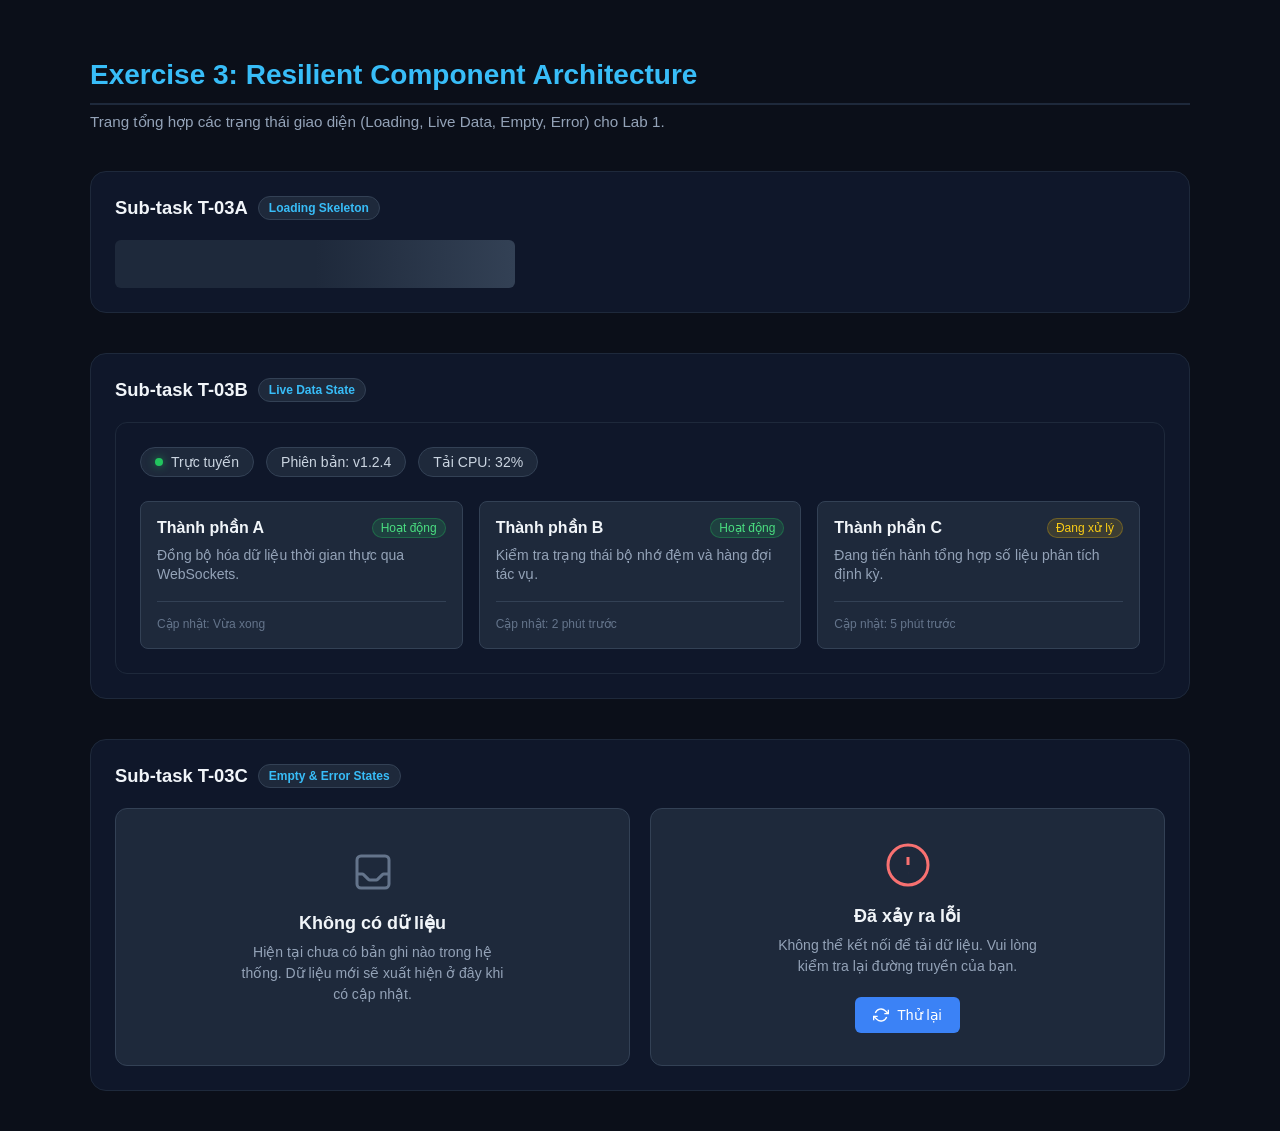
<file: Exercise-3/index.html>
<!DOCTYPE html>
<html lang="vi">
<head>
    <meta charset="UTF-8">
    <meta name="viewport" content="width=device-width, initial-scale=1.0">
    <title>Exercise 3: Resilient Component Architecture</title>
    
    <!-- Nhúng các file CSS của từng Sub-task -->
    <link rel="stylesheet" href="skeleton.css">
    <link rel="stylesheet" href="live-data.css">
    <link rel="stylesheet" href="states.css">
    
    <style>
        /* CSS tổng thể cho trang Portfolio / Lab Exercise */
        body {
            background-color: #0b0f19;
            color: #f8fafc;
            font-family: 'Segoe UI', Tahoma, Geneva, Verdana, sans-serif;
            margin: 0;
            padding: 40px 20px;
        }

        .container {
            max-width: 1100px;
            margin: 0 auto;
            display: flex;
            flex-direction: column;
            gap: 40px;
        }

        header h1 {
            font-size: 1.75rem;
            color: #38bdf8;
            border-bottom: 2px solid #1e293b;
            padding-bottom: 12px;
            margin-bottom: 8px;
        }

        header p {
            color: #94a3b8;
            margin: 0;
            font-size: 0.95rem;
        }

        .section-card {
            background-color: #0f172a;
            border: 1px solid #1e293b;
            border-radius: 16px;
            padding: 24px;
        }

        .section-title {
            font-size: 1.15rem;
            font-weight: 600;
            color: #f1f5f9;
            margin-top: 0;
            margin-bottom: 20px;
            display: flex;
            align-items: center;
            gap: 10px;
        }

        .section-title span {
            font-size: 0.75rem;
            background-color: #1e293b;
            color: #38bdf8;
            padding: 4px 10px;
            border-radius: 20px;
            border: 1px solid #334155;
        }
    </style>
</head>
<body>

    <div class="container">
        <!-- Tiêu đề chung -->
        <header>
            <h1>Exercise 3: Resilient Component Architecture</h1>
            <p>Trang tổng hợp các trạng thái giao diện (Loading, Live Data, Empty, Error) cho Lab 1.</p>
        </header>

        <!-- SUB-TASK T-03A: Loading Skeleton -->
        <section class="section-card">
            <h2 class="section-title">Sub-task T-03A <span>Loading Skeleton</span></h2>
            <div class="skeleton-item" style="max-width: 400px;"></div>
        </section>

        <!-- SUB-TASK T-03B: Live Data State -->
        <section class="section-card">
            <h2 class="section-title">Sub-task T-03B <span>Live Data State</span></h2>
            
            <div class="live-data-container">
              <!-- Metadata Badges (Flexbox) -->
              <div class="metadata-badges">
                <span class="badge badge-status">
                  <span class="dot"></span> Trực tuyến
                </span>
                <span class="badge badge-info">Phiên bản: v1.2.4</span>
                <span class="badge badge-metric">Tải CPU: 32%</span>
              </div>

              <!-- Live Data Grid List -->
              <div class="data-grid">
                <div class="data-card">
                  <div class="card-header">
                    <h4>Thành phần A</h4>
                    <span class="status-pill active">Hoạt động</span>
                  </div>
                  <p class="card-desc">Đồng bộ hóa dữ liệu thời gian thực qua WebSockets.</p>
                  <div class="card-footer">
                    <span class="timestamp">Cập nhật: Vừa xong</span>
                  </div>
                </div>

                <div class="data-card">
                  <div class="card-header">
                    <h4>Thành phần B</h4>
                    <span class="status-pill active">Hoạt động</span>
                  </div>
                  <p class="card-desc">Kiểm tra trạng thái bộ nhớ đệm và hàng đợi tác vụ.</p>
                  <div class="card-footer">
                    <span class="timestamp">Cập nhật: 2 phút trước</span>
                  </div>
                </div>

                <div class="data-card">
                  <div class="card-header">
                    <h4>Thành phần C</h4>
                    <span class="status-pill warning">Đang xử lý</span>
                  </div>
                  <p class="card-desc">Đang tiến hành tổng hợp số liệu phân tích định kỳ.</p>
                  <div class="card-footer">
                    <span class="timestamp">Cập nhật: 5 phút trước</span>
                  </div>
                </div>
              </div>
            </div>
        </section>

        <!-- SUB-TASK T-03C: Empty & Error States -->
        <section class="section-card">
            <h2 class="section-title">Sub-task T-03C <span>Empty & Error States</span></h2>
            
            <div class="states-container" style="padding: 0; background: transparent;">
              <!-- 1. Empty State -->
              <div class="state-card empty-state">
                <div class="state-icon" aria-hidden="true">
                  <svg width="48" height="48" viewBox="0 0 24 24" fill="none" stroke="currentColor" stroke-width="1.5">
                    <path d="M20 13V6a2 2 0 0 0-2-2H6a2 2 0 0 0-2 2v7m16 0v5a2 2 0 0 1-2 2H6a2 2 0 0 1-2-2v-5m16 0h-2.586a1 1 0 0 0-.707.293l-2.414 2.414a1 1 0 0 1-.707.293h-3.172a1 1 0 0 1-.707-.293l-2.414-2.414A1 1 0 0 0 6.586 13H4"></path>
                  </svg>
                </div>
                <h3>Không có dữ liệu</h3>
                <p>Hiện tại chưa có bản ghi nào trong hệ thống. Dữ liệu mới sẽ xuất hiện ở đây khi có cập nhật.</p>
              </div>

              <!-- 2. Error State -->
              <div class="state-card error-state" role="alert" aria-live="polite">
                <div class="state-icon error" aria-hidden="true">
                  <svg width="48" height="48" viewBox="0 0 24 24" fill="none" stroke="currentColor" stroke-width="1.5">
                    <circle cx="12" cy="12" r="10"></circle>
                    <line x1="12" y1="8" x2="12" y2="12"></line>
                    <line x1="12" y1="16" x2="12.01" y2="16"></line>
                  </svg>
                </div>
                <h3>Đã xảy ra lỗi</h3>
                <p>Không thể kết nối để tải dữ liệu. Vui lòng kiểm tra lại đường truyền của bạn.</p>
                <!-- Accessible Retry Trigger -->
                <button type="button" class="retry-btn" aria-label="Thử lại kết nối tải dữ liệu">
                  <svg width="16" height="16" viewBox="0 0 24 24" fill="none" stroke="currentColor" stroke-width="2">
                    <path d="M23 4v6h-6"></path>
                    <path d="M1 20v-6h6"></path>
                    <path d="M3.51 9a9 9 0 0 1 14.85-3.36L23 10M1 14l4.64 4.36A9 9 0 0 0 20.49 15"></path>
                  </svg>
                  Thử lại
                </button>
              </div>
            </div>
        </section>
    </div>

</body>
</html>
</file>
<file: Exercise-3/skeleton.css>
/* ==========================================================================
   T-03A: LOADING SKELETON
   git commit -m "feat(css): skeleton"
   ========================================================================== */

/* Container: chỉ hiển thị khi data-state="loading" (xem quy tắc ở mục 5
   của TASK_DECOMPOSITION.md — JS chỉ đổi data-state, CSS quyết định hiển thị) */
.data-list[data-state="loading"] .state-success,
.data-list[data-state="loading"] .state-empty,
.data-list[data-state="loading"] .state-error {
  display: none;
}

.data-list:not([data-state="loading"]) .state-loading {
  display: none;
}

.state-loading {
  display: flex;
  flex-direction: column;
  gap: 12px;
}

/* Mỗi khối skeleton mô phỏng 1 dòng dữ liệu sẽ xuất hiện sau này.
   Cố định height 48px để khi chuyển sang state "success" (dữ liệu thật),
   không xảy ra layout shift (CLS = 0). */
.skeleton-item {
  height: 48px;
  border-radius: 6px;

  /* Gradient 3 điểm dừng màu, dùng cho hiệu ứng ánh sáng chạy ngang */
  background: linear-gradient(90deg, #1e293b 25%, #334155 50%, #1e293b 75%);

  /* Kích thước nền rộng gấp đôi khối, để có chỗ cho animation "trượt" */
  background-size: 200% 100%;

  animation: shimmer 1.5s infinite;
}

/* Chuyển động: từ vị trí nền 200% 0 (dải sáng ở bên phải, ngoài khung nhìn)
   trượt sang -200% 0 (dải sáng ra khỏi bên trái) -> tạo cảm giác ánh sáng
   quét liên tục qua khối, báo hiệu "đang tải". */
@keyframes shimmer {
  0% {
    background-position: 200% 0;
  }
  100% {
    background-position: -200% 0;
  }
}

/* Người dùng bật "giảm chuyển động" trong hệ điều hành -> tắt animation,
   giữ nguyên trạng thái tĩnh thay vì ép chạy hiệu ứng. */
@media (prefers-reduced-motion: reduce) {
  .skeleton-item {
    animation: none;
    background: #1e293b;
  }
}
</file>
<file: Exercise-3/live-data.css>
/* Container tổng */
.live-data-container {
  font-family: 'Segoe UI', Tahoma, Geneva, Verdana, sans-serif;
  color: #f8fafc;
  background-color: #0f172a;
  padding: 24px;
  border-radius: 12px;
  border: 1px solid #1e293b;
}

/* Metadata Badges sử dụng Flexbox */
.metadata-badges {
  display: flex;
  flex-wrap: wrap;
  gap: 12px;
  margin-bottom: 24px;
}

.badge {
  display: inline-flex;
  align-items: center;
  gap: 8px;
  padding: 6px 14px;
  font-size: 0.875rem;
  font-weight: 500;
  border-radius: 20px;
  background-color: #1e293b;
  border: 1px solid #334155;
  color: #cbd5e1;
}

.badge-status .dot {
  width: 8px;
  height: 8px;
  background-color: #22c55e;
  border-radius: 50%;
  box-shadow: 0 0 8px rgba(34, 197, 94, 0.6);
}

/* Grid List cho danh sách item */
.data-grid {
  display: grid;
  grid-template-columns: repeat(auto-fill, minmax(280px, 1fr));
  gap: 16px;
}

.data-card {
  background-color: #1e293b;
  border: 1px solid #334155;
  border-radius: 8px;
  padding: 16px;
  transition: transform 0.2s ease, border-color 0.2s ease;
}

.data-card:hover {
  transform: translateY(-2px);
  border-color: #475569;
}

.card-header {
  display: flex;
  justify-content: space-between;
  align-items: center;
  margin-bottom: 8px;
}

.card-header h4 {
  margin: 0;
  font-size: 1rem;
  font-weight: 600;
  color: #f1f5f9;
}

.status-pill {
  font-size: 0.75rem;
  padding: 2px 8px;
  border-radius: 12px;
  font-weight: 500;
}

.status-pill.active {
  background-color: rgba(34, 197, 94, 0.15);
  color: #4ade80;
  border: 1px solid rgba(34, 197, 94, 0.3);
}

.status-pill.warning {
  background-color: rgba(234, 179, 8, 0.15);
  color: #facc15;
  border: 1px solid rgba(234, 179, 8, 0.3);
}

.card-desc {
  font-size: 0.875rem;
  color: #94a3b8;
  margin: 0 0 16px 0;
  line-height: 1.4;
}

.card-footer {
  border-top: 1px solid #334155;
  padding-top: 12px;
}

.timestamp {
  font-size: 0.75rem;
  color: #64748b;
}
</file>
<file: Exercise-3/states.css>
/* Container tổng cho các trạng thái */
.states-container {
  font-family: 'Segoe UI', Tahoma, Geneva, Verdana, sans-serif;
  display: grid;
  grid-template-columns: repeat(auto-fit, minmax(280px, 1fr));
  gap: 20px;
  padding: 24px;
  background-color: #0f172a;
  color: #f8fafc;
}

/* Khung trạng thái chung */
.state-card {
  background-color: #1e293b;
  border: 1px solid #334155;
  border-radius: 12px;
  padding: 32px 24px;
  text-align: center;
  display: flex;
  flex-direction: column;
  align-items: center;
  justify-content: center;
}

/* Icon minh họa */
.state-icon {
  color: #64748b;
  margin-bottom: 16px;
  display: flex;
  align-items: center;
  justify-content: center;
}

.state-icon.error {
  color: #f87171;
}

/* Tiêu đề và mô tả */
.state-card h3 {
  margin: 0 0 8px 0;
  font-size: 1.125rem;
  font-weight: 600;
  color: #f1f5f9;
}

.state-card p {
  margin: 0 0 20px 0;
  font-size: 0.875rem;
  color: #94a3b8;
  line-height: 1.5;
  max-width: 280px;
}

/* Nút Retry (Accessible Trigger) */
.retry-btn {
  display: inline-flex;
  align-items: center;
  gap: 8px;
  background-color: #3b82f6;
  color: #ffffff;
  border: none;
  border-radius: 6px;
  padding: 10px 18px;
  font-size: 0.875rem;
  font-weight: 500;
  cursor: pointer;
  transition: background-color 0.2s ease, transform 0.1s ease;
}

.retry-btn:hover {
  background-color: #2563eb;
}

.retry-btn:active {
  transform: scale(0.98);
}

/* Đảm bảo khả năng tiếp cận (Accessibility - Focus State rõ ràng) */
.retry-btn:focus-visible {
  outline: 2px solid #60a5fa;
  outline-offset: 2px;
}
</file>
